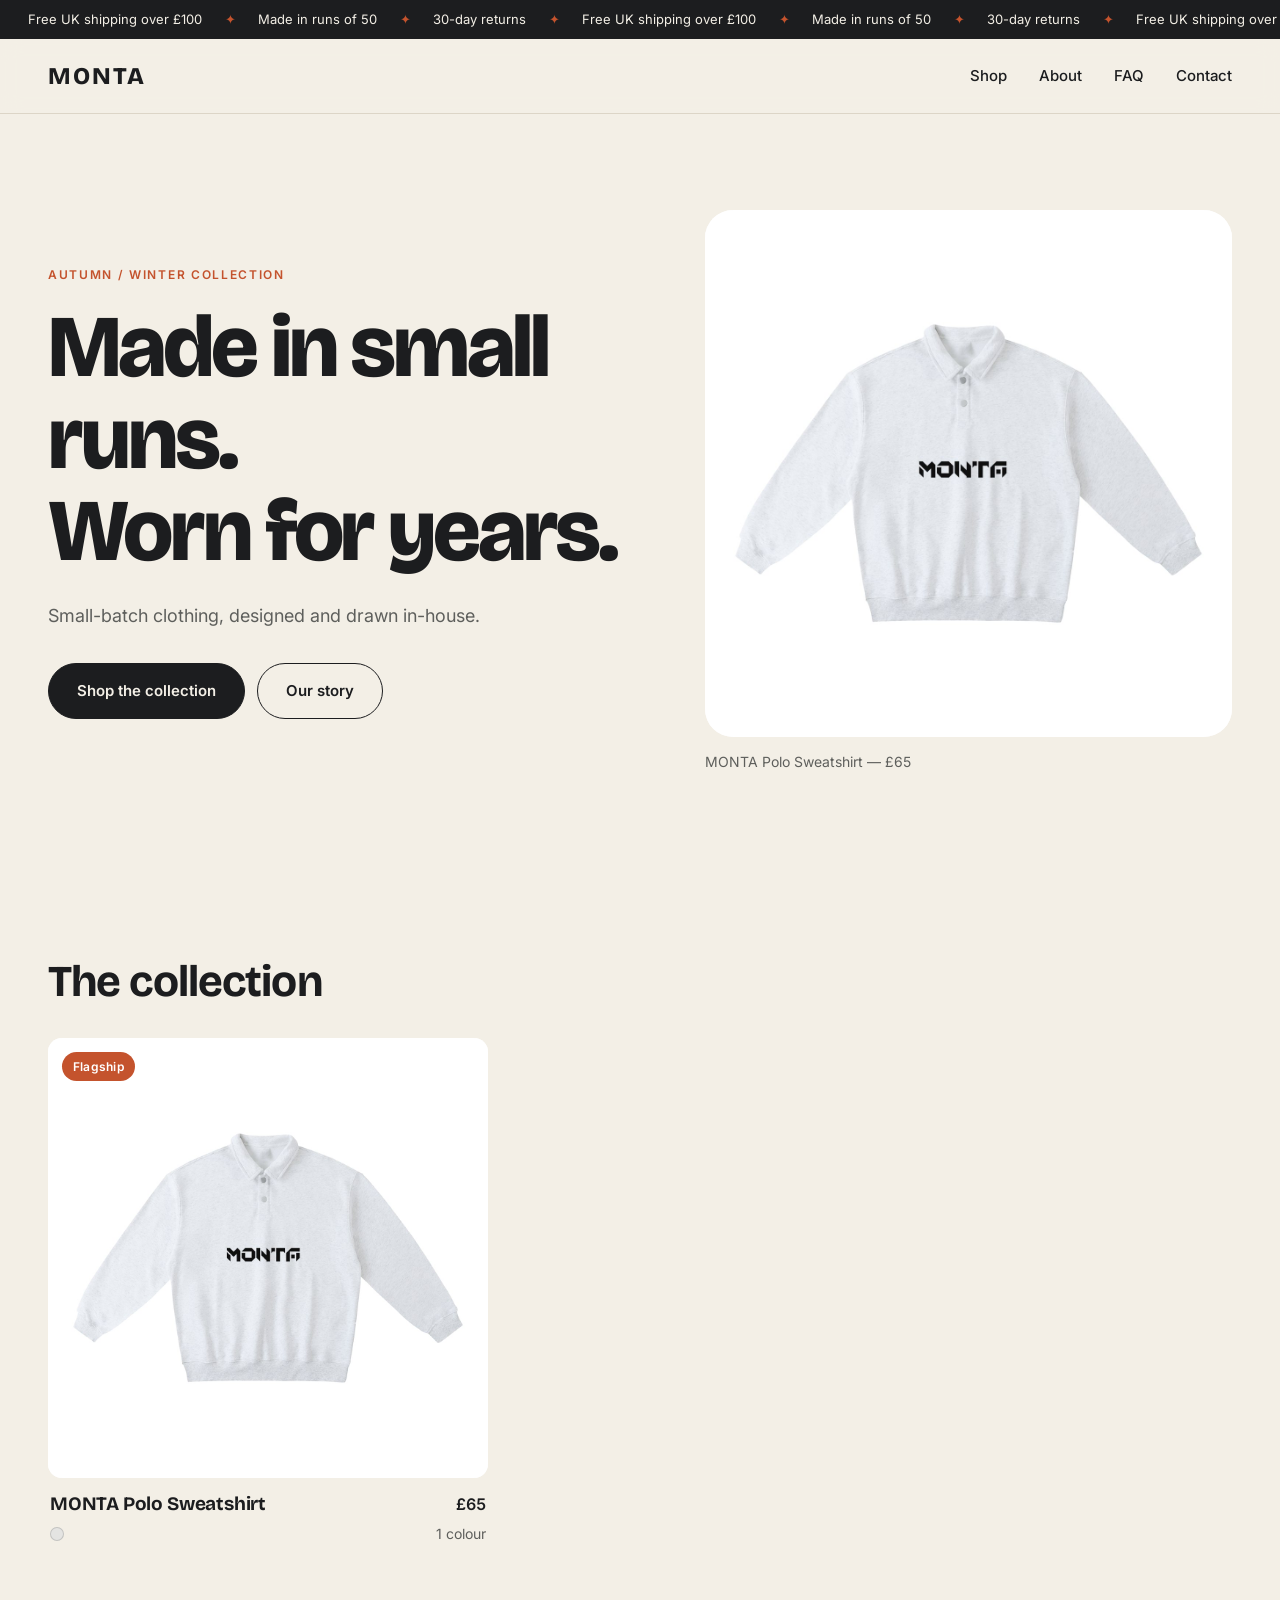
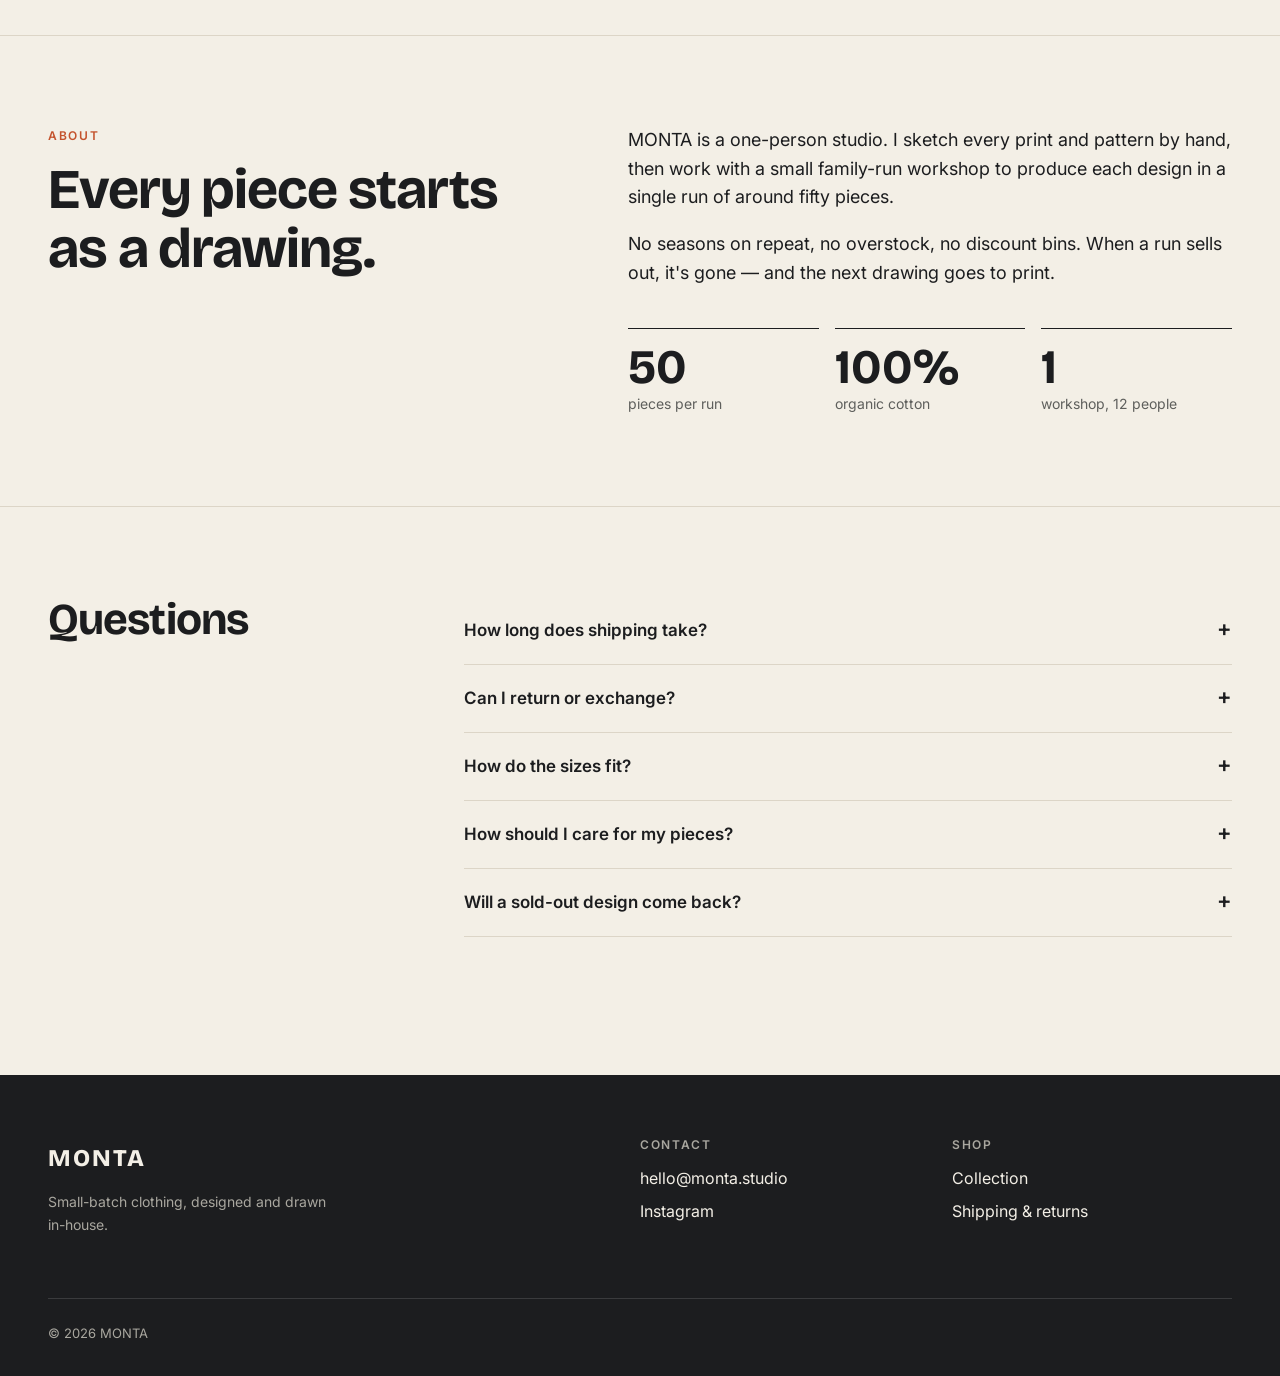
<file: index.html>
<!doctype html>
<html lang="en">
<head>
  <meta charset="utf-8">
  <meta name="viewport" content="width=device-width, initial-scale=1">
  <title>MONTA — Small-batch clothing</title>
  <meta name="description" content="Small-batch clothing, designed and drawn in-house.">
  <meta property="og:title" content="MONTA — Small-batch clothing">
  <meta property="og:description" content="Small-batch clothing, designed and drawn in-house.">
  <meta property="og:type" content="website">
  <link rel="icon" href="images/favicon.svg" type="image/svg+xml">
  <link rel="preconnect" href="https://fonts.googleapis.com">
  <link rel="preconnect" href="https://fonts.gstatic.com" crossorigin>
  <link href="https://fonts.googleapis.com/css2?family=Bricolage+Grotesque:opsz,wght@12..96,500;12..96,700;12..96,800&family=Inter:wght@400;500;600&display=swap" rel="stylesheet">
  <link rel="stylesheet" href="css/style.css">
</head>
<body>
  <div class="banner" data-banner></div>

  <header class="site-header">
    <a class="logo" href="index.html" data-store-name>MONTA</a>
    <button class="nav-toggle" aria-expanded="false" aria-label="Menu"><span></span><span></span></button>
    <nav class="site-nav">
      <a href="#shop">Shop</a>
      <a href="#about">About</a>
      <a href="#faq">FAQ</a>
      <a href="#contact">Contact</a>
    </nav>
  </header>

  <main>
    <section class="hero">
      <div class="hero-copy">
        <p class="eyebrow">Autumn / Winter collection</p>
        <h1>Made in small runs.<br>Worn for years.</h1>
        <p class="lede" data-store-tagline></p>
        <div class="hero-actions">
          <a class="btn" href="#shop">Shop the collection</a>
          <a class="btn btn-ghost" href="#about">Our story</a>
        </div>
      </div>
      <a class="hero-visual">
        <div class="hero-frame" data-hero-visual></div>
        <span class="hero-caption" data-hero-caption></span>
      </a>
    </section>

    <section id="shop" class="section">
      <div class="section-head">
        <h2>The collection</h2>
        <div class="filters" data-filters></div>
      </div>
      <div class="grid" data-grid></div>
    </section>

    <section id="about" class="section about">
      <div>
        <p class="eyebrow">About</p>
        <h2>Every piece starts as a drawing.</h2>
      </div>
      <div class="about-copy">
        <p>MONTA is a one-person studio. I sketch every print and pattern by hand, then work with a small family-run workshop to produce each design in a single run of around fifty pieces.</p>
        <p>No seasons on repeat, no overstock, no discount bins. When a run sells out, it's gone — and the next drawing goes to print.</p>
        <ul class="stats">
          <li><strong>50</strong><span>pieces per run</span></li>
          <li><strong>100%</strong><span>organic cotton</span></li>
          <li><strong>1</strong><span>workshop, 12 people</span></li>
        </ul>
      </div>
    </section>

    <section id="faq" class="section faq">
      <h2>Questions</h2>
      <div class="faq-list">
        <details>
          <summary>How long does shipping take?</summary>
          <p>Orders are packed within 2 working days. UK delivery takes 2–4 days; international 5–10 days. You'll get a tracking link by email.</p>
        </details>
        <details>
          <summary>Can I return or exchange?</summary>
          <p>Yes — within 30 days of delivery, unworn and with tags. Email us with your order number and we'll send a returns label.</p>
        </details>
        <details>
          <summary>How do the sizes fit?</summary>
          <p>Tops are cut boxy and relaxed. If you prefer a closer fit, size down. Every product page has a size guide with garment measurements.</p>
        </details>
        <details>
          <summary>How should I care for my pieces?</summary>
          <p>Wash cold, inside out, and dry flat. Skip the tumble dryer and your prints will last for years.</p>
        </details>
        <details>
          <summary>Will a sold-out design come back?</summary>
          <p>Rarely. Each run is a one-off, but now and then a favourite gets a second run — follow us on Instagram to hear first.</p>
        </details>
      </div>
    </section>
  </main>

  <footer id="contact" class="site-footer">
    <div>
      <a class="logo" href="index.html" data-store-name>MONTA</a>
      <p class="meta" data-store-tagline></p>
    </div>
    <div>
      <h3>Contact</h3>
      <a data-store-email href="#"></a>
      <a data-store-instagram href="#" target="_blank" rel="noopener">Instagram</a>
    </div>
    <div>
      <h3>Shop</h3>
      <a href="#shop">Collection</a>
      <a href="#faq">Shipping &amp; returns</a>
    </div>
    <p class="copyright">© <span data-year></span> <span data-store-name>MONTA</span></p>
  </footer>

  <script src="js/products.js"></script>
  <script src="js/app.js"></script>
</body>
</html>
</file>
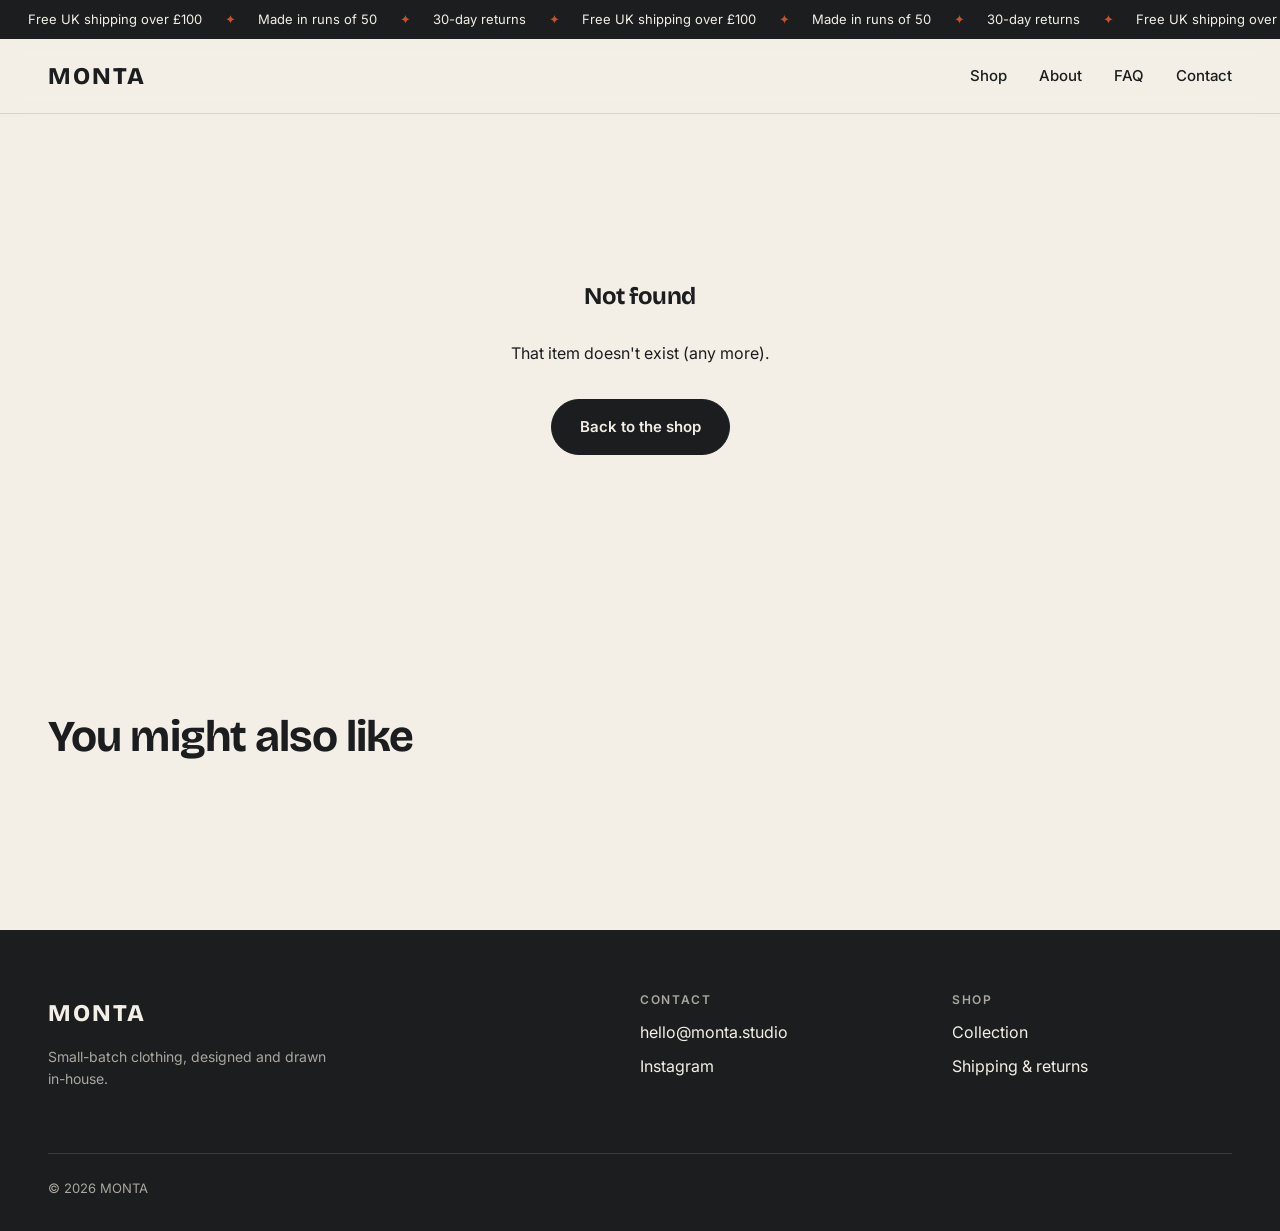
<file: product.html>
<!doctype html>
<html lang="en">
<head>
  <meta charset="utf-8">
  <meta name="viewport" content="width=device-width, initial-scale=1">
  <title>MONTA</title>
  <link rel="icon" href="images/favicon.svg" type="image/svg+xml">
  <link rel="preconnect" href="https://fonts.googleapis.com">
  <link rel="preconnect" href="https://fonts.gstatic.com" crossorigin>
  <link href="https://fonts.googleapis.com/css2?family=Bricolage+Grotesque:opsz,wght@12..96,500;12..96,700;12..96,800&family=Inter:wght@400;500;600&display=swap" rel="stylesheet">
  <link rel="stylesheet" href="css/style.css">
</head>
<body>
  <div class="banner" data-banner></div>

  <header class="site-header">
    <a class="logo" href="index.html" data-store-name>MONTA</a>
    <button class="nav-toggle" aria-expanded="false" aria-label="Menu"><span></span><span></span></button>
    <nav class="site-nav">
      <a href="index.html#shop">Shop</a>
      <a href="index.html#about">About</a>
      <a href="index.html#faq">FAQ</a>
      <a href="#contact">Contact</a>
    </nav>
  </header>

  <main>
    <section class="section" data-product></section>

    <section class="section">
      <div class="section-head"><h2>You might also like</h2></div>
      <div class="grid" data-more></div>
    </section>
  </main>

  <footer id="contact" class="site-footer">
    <div>
      <a class="logo" href="index.html" data-store-name>MONTA</a>
      <p class="meta" data-store-tagline></p>
    </div>
    <div>
      <h3>Contact</h3>
      <a data-store-email href="#"></a>
      <a data-store-instagram href="#" target="_blank" rel="noopener">Instagram</a>
    </div>
    <div>
      <h3>Shop</h3>
      <a href="index.html#shop">Collection</a>
      <a href="index.html#faq">Shipping &amp; returns</a>
    </div>
    <p class="copyright">© <span data-year></span> <span data-store-name>MONTA</span></p>
  </footer>

  <script src="js/products.js"></script>
  <script src="js/app.js"></script>
</body>
</html>
</file>
<file: css/style.css>
:root {
  --bg: #F3EFE6;
  --surface: #FBF9F4;
  --ink: #1C1D1F;
  --ink-soft: #5E5F5C;
  --line: #DCD5C7;
  --accent: #C4532D;
  --radius: 14px;
  --gutter: clamp(16px, 4vw, 48px);
  --max: 1280px;
  --display: "Bricolage Grotesque", system-ui, sans-serif;
  --body: "Inter", system-ui, sans-serif;
}

*, *::before, *::after { box-sizing: border-box; }
[hidden] { display: none !important; }
html { scroll-behavior: smooth; scroll-padding-top: 80px; }
body {
  margin: 0;
  background: var(--bg);
  color: var(--ink);
  font: 400 16px/1.6 var(--body);
  -webkit-font-smoothing: antialiased;
}
img { max-width: 100%; display: block; }
a { color: inherit; }
h1, h2, h3 { font-family: var(--display); font-weight: 700; line-height: 1.05; letter-spacing: -0.02em; margin: 0; }
h2 { font-size: clamp(28px, 4vw, 44px); }
button { font: inherit; color: inherit; cursor: pointer; }
:focus-visible { outline: 2px solid var(--accent); outline-offset: 3px; }

.eyebrow { font-size: 12px; font-weight: 600; letter-spacing: 0.14em; text-transform: uppercase; color: var(--accent); margin: 0 0 16px; }
.meta { color: var(--ink-soft); font-size: 14px; }

/* ── Banner ── */
.banner { background: var(--ink); color: var(--bg); font-size: 13px; overflow: hidden; white-space: nowrap; }
.marquee-track { display: inline-flex; padding: 9px 0; animation: marquee 40s linear infinite; }
.marquee-track span { padding: 0 28px; position: relative; }
.marquee-track span::after { content: "✦"; position: absolute; right: -6px; color: var(--accent); }
@keyframes marquee { to { transform: translateX(-50%); } }
@media (prefers-reduced-motion: reduce) { .marquee-track { animation: none; } }

/* ── Header ── */
.site-header {
  position: sticky; top: 0; z-index: 10;
  display: flex; align-items: center; justify-content: space-between;
  padding: 18px var(--gutter);
  background: color-mix(in srgb, var(--bg) 88%, transparent);
  backdrop-filter: blur(10px);
  border-bottom: 1px solid var(--line);
}
.logo { font-family: var(--display); font-weight: 800; font-size: 24px; letter-spacing: 0.08em; text-decoration: none; }
.site-nav { display: flex; gap: 32px; }
.site-nav a { text-decoration: none; font-weight: 500; font-size: 15px; }
.site-nav a:hover { color: var(--accent); }
.nav-toggle { display: none; background: none; border: 0; width: 40px; height: 40px; padding: 10px; }
.nav-toggle span { display: block; height: 2px; background: var(--ink); margin: 6px 0; transition: transform .2s; }
.nav-toggle[aria-expanded="true"] span:first-child { transform: translateY(4px) rotate(45deg); }
.nav-toggle[aria-expanded="true"] span:last-child { transform: translateY(-4px) rotate(-45deg); }

@media (max-width: 720px) {
  .nav-toggle { display: block; }
  .site-nav {
    position: absolute; top: 100%; left: 0; right: 0;
    flex-direction: column; gap: 0;
    background: var(--bg); border-bottom: 1px solid var(--line);
    display: none;
  }
  .site-nav.open { display: flex; }
  .site-nav a { padding: 16px var(--gutter); border-top: 1px solid var(--line); font-size: 18px; }
}

/* ── Buttons ── */
.btn {
  display: inline-flex; align-items: center; justify-content: center;
  padding: 15px 28px; border-radius: 999px;
  background: var(--ink); color: var(--bg); border: 1.5px solid var(--ink);
  font-weight: 600; font-size: 15px; text-decoration: none;
  transition: background .2s, color .2s, transform .1s;
}
.btn:hover { background: var(--accent); border-color: var(--accent); }
.btn:active { transform: scale(.98); }
.btn:disabled { background: var(--line); border-color: var(--line); color: var(--ink-soft); cursor: not-allowed; }
.btn-ghost { background: transparent; color: var(--ink); }
.btn-ghost:hover { background: var(--ink); color: var(--bg); border-color: var(--ink); }
.btn-block { width: 100%; margin-top: 8px; }
.link { background: none; border: 0; padding: 0; text-decoration: underline; text-underline-offset: 3px; font-size: 13px; color: var(--ink-soft); margin-left: 8px; }

/* ── Hero ── */
.hero {
  max-width: var(--max); margin: 0 auto;
  display: grid; grid-template-columns: 1.1fr 1fr; gap: clamp(32px, 6vw, 80px); align-items: center;
  padding: clamp(40px, 8vw, 96px) var(--gutter);
}
.hero h1 { font-size: clamp(44px, 7vw, 88px); font-weight: 800; letter-spacing: -0.035em; }
.lede { font-size: 18px; color: var(--ink-soft); max-width: 42ch; margin: 24px 0 32px; }
.hero-actions { display: flex; flex-wrap: wrap; gap: 12px; }
.hero-visual { display: block; text-decoration: none; }
.hero-frame {
  aspect-ratio: 4 / 5; border-radius: calc(var(--radius) * 2);
  background: color-mix(in srgb, var(--tint, #ccc) 22%, var(--surface));
  display: grid; place-items: center; padding: 12%;
  transition: transform .4s ease;
}
.hero-visual:hover .hero-frame { transform: rotate(-1.5deg) scale(1.01); }
.hero-frame img { width: 100%; height: 100%; object-fit: cover; border-radius: inherit; }
.hero-caption { display: block; margin-top: 14px; font-size: 14px; color: var(--ink-soft); }
@media (max-width: 820px) { .hero { grid-template-columns: 1fr; } }

/* ── Sections ── */
.section { max-width: var(--max); margin: 0 auto; padding: clamp(48px, 7vw, 96px) var(--gutter); }
.section-head { display: flex; flex-wrap: wrap; align-items: end; justify-content: space-between; gap: 16px; margin-bottom: 32px; }
.filters { display: flex; flex-wrap: wrap; gap: 8px; }
.chip { padding: 8px 18px; border-radius: 999px; border: 1.5px solid var(--line); background: transparent; font-size: 14px; font-weight: 500; }
.chip:hover { border-color: var(--ink); }
.chip.active { background: var(--ink); color: var(--bg); border-color: var(--ink); }

/* ── Product grid ── */
.grid { display: grid; grid-template-columns: repeat(auto-fill, minmax(min(100%, 280px), 1fr)); gap: clamp(16px, 2.5vw, 28px); }
.card { text-decoration: none; display: block; }
.card[hidden] { display: none; }
.card-media {
  position: relative; aspect-ratio: 4 / 5; border-radius: var(--radius); overflow: hidden;
  background: color-mix(in srgb, var(--tint, #ccc) 20%, var(--surface));
  display: grid; place-items: center; padding: 14%;
}
.card-media img { position: absolute; inset: 0; width: 100%; height: 100%; object-fit: cover; transition: transform .5s ease; }
.card-media .garment { transition: transform .5s ease; }
.card:hover .card-media .garment, .card:hover .card-media img { transform: scale(1.05); }
.card.is-soldout .card-media > :not(.badge) { opacity: .45; }
.card-body { padding: 14px 2px 0; display: grid; gap: 6px; }
.card-row { display: flex; justify-content: space-between; align-items: center; gap: 12px; }
.card h3 { font-size: 19px; letter-spacing: -0.01em; }
.price { font-weight: 600; font-variant-numeric: tabular-nums; }
.swatches { display: flex; gap: 6px; }
.dot { width: 14px; height: 14px; border-radius: 50%; box-shadow: inset 0 0 0 1px rgba(0,0,0,.15); }
.badge {
  position: absolute; top: 14px; left: 14px; z-index: 1;
  background: var(--accent); color: #fff; font-size: 12px; font-weight: 600;
  padding: 5px 11px; border-radius: 999px; letter-spacing: .02em;
}
.badge.muted { background: var(--ink); }
.badge.inline { position: static; display: inline-block; margin-bottom: 14px; }

/* ── Garment placeholder drawings ── */
.garment { width: 100%; height: 100%; overflow: visible; }
.garment path { fill: var(--fill); stroke: rgba(0,0,0,.22); stroke-width: 2.5; stroke-linejoin: round; }
.garment .trim { fill: color-mix(in srgb, var(--fill) 86%, #000); }
.garment .line { fill: none; stroke: rgba(0,0,0,.35); stroke-width: 3; stroke-linecap: round; }
.garment .thick { stroke-width: 12; stroke: color-mix(in srgb, var(--fill) 70%, #000); }

/* ── About ── */
.about { display: grid; grid-template-columns: 1fr 1.2fr; gap: clamp(32px, 6vw, 96px); border-top: 1px solid var(--line); }
.about h2 { font-size: clamp(32px, 5vw, 56px); }
.about-copy p { font-size: 18px; margin: 0 0 18px; max-width: 56ch; }
.stats { list-style: none; padding: 0; margin: 40px 0 0; display: grid; grid-template-columns: repeat(3, 1fr); gap: 16px; }
.stats li { border-top: 1.5px solid var(--ink); padding-top: 14px; }
.stats strong { display: block; font-family: var(--display); font-size: clamp(32px, 4vw, 48px); line-height: 1; }
.stats span { font-size: 14px; color: var(--ink-soft); }
@media (max-width: 820px) { .about { grid-template-columns: 1fr; } }

/* ── FAQ ── */
.faq { display: grid; grid-template-columns: 1fr 2fr; gap: 32px; border-top: 1px solid var(--line); }
.faq-list details, .pdp-details { border-bottom: 1px solid var(--line); }
.faq-list summary, .pdp-details summary {
  list-style: none; cursor: pointer; padding: 20px 0;
  display: flex; justify-content: space-between; gap: 16px;
  font-weight: 600; font-size: 17px;
}
.faq-list summary::-webkit-details-marker, .pdp-details summary::-webkit-details-marker { display: none; }
.faq-list summary::after, .pdp-details summary::after { content: "+"; font-size: 22px; line-height: 1; transition: transform .2s; }
.faq-list details[open] summary::after, .pdp-details[open] summary::after { transform: rotate(45deg); }
.faq-list p { margin: 0 0 20px; color: var(--ink-soft); max-width: 60ch; }
@media (max-width: 820px) { .faq { grid-template-columns: 1fr; } }

/* ── Product page ── */
.crumbs { font-size: 14px; color: var(--ink-soft); margin-bottom: 24px; }
.crumbs a { text-decoration: none; }
.crumbs a:hover { color: var(--ink); }
.pdp { display: grid; grid-template-columns: 1.15fr 1fr; gap: clamp(32px, 5vw, 72px); align-items: start; }
.pdp-gallery { position: sticky; top: 90px; }
.pdp-main {
  aspect-ratio: 4 / 5; border-radius: calc(var(--radius) * 1.5); overflow: hidden;
  background: color-mix(in srgb, var(--tint, #ccc) 22%, var(--surface));
  display: grid; place-items: center; padding: 12%; position: relative;
  transition: background .3s;
}
.pdp-main img { position: absolute; inset: 0; width: 100%; height: 100%; object-fit: cover; }
.pdp-thumbs { display: flex; gap: 10px; margin-top: 12px; }
.pdp-thumbs button { width: 80px; aspect-ratio: 1 / 1; padding: 0; border: 2px solid var(--line); border-radius: 8px; overflow: hidden; background: #fff; }
.pdp-thumbs button.active { border-color: var(--ink); }
.pdp-thumbs img { width: 100%; height: 100%; object-fit: contain; }
.pdp-info h1 { font-size: clamp(36px, 5vw, 56px); }
.pdp-price { font-size: 22px; font-weight: 600; margin: 10px 0 18px; }
.pdp-desc { color: var(--ink-soft); font-size: 17px; margin: 0 0 28px; }
.opt { border: 0; padding: 0; margin: 0 0 24px; }
.opt legend { font-weight: 600; font-size: 14px; margin-bottom: 12px; padding: 0; }
.opt-row { display: flex; flex-wrap: wrap; gap: 10px; }
.swatch { width: 38px; height: 38px; border-radius: 50%; border: 0; box-shadow: inset 0 0 0 1px rgba(0,0,0,.15); outline-offset: 3px; }
.swatch.active { outline: 2px solid var(--ink); }
.size {
  min-width: 56px; padding: 11px 14px; border-radius: 10px;
  border: 1.5px solid var(--line); background: var(--surface); font-weight: 500;
}
.size:hover { border-color: var(--ink); }
.size.active { background: var(--ink); color: var(--bg); border-color: var(--ink); }
.hint { font-size: 13px; color: var(--ink-soft); text-align: center; margin: 12px 0 28px; }
.pdp-details ul { margin: 0 0 20px; padding-left: 20px; color: var(--ink-soft); }
.pdp-details p { margin: 0 0 20px; color: var(--ink-soft); }
.empty { text-align: center; padding: 80px 0; display: grid; gap: 16px; justify-items: center; }
@media (max-width: 820px) {
  .pdp { grid-template-columns: 1fr; }
  .pdp-gallery { position: static; }
}

/* ── Size guide dialog ── */
.guide { border: 0; border-radius: var(--radius); padding: 32px; max-width: min(520px, calc(100vw - 32px)); width: 100%; background: var(--surface); color: var(--ink); }
.guide::backdrop { background: rgba(28,29,31,.5); }
.guide h2 { font-size: 28px; margin-bottom: 6px; }
.guide .close { position: absolute; top: 12px; right: 16px; background: none; border: 0; font-size: 28px; line-height: 1; }
.guide table { width: 100%; border-collapse: collapse; margin-top: 20px; font-variant-numeric: tabular-nums; }
.guide th, .guide td { text-align: left; padding: 10px 8px; border-bottom: 1px solid var(--line); }
.guide th { font-size: 13px; color: var(--ink-soft); font-weight: 600; }

/* ── Footer ── */
.site-footer {
  background: var(--ink); color: var(--bg);
  display: grid; grid-template-columns: 2fr 1fr 1fr; gap: 32px;
  padding: 64px var(--gutter) 32px; margin-top: 48px;
}
.site-footer .meta { color: #A9A79F; max-width: 32ch; }
.site-footer h3 { font-family: var(--body); font-size: 12px; letter-spacing: .14em; text-transform: uppercase; color: #A9A79F; margin-bottom: 14px; font-weight: 600; }
.site-footer div > a:not(.logo) { display: block; text-decoration: none; margin-bottom: 8px; }
.site-footer div > a:not(.logo):hover { color: var(--accent); }
.copyright { grid-column: 1 / -1; border-top: 1px solid #3A3B3D; padding-top: 24px; margin: 16px 0 0; font-size: 13px; color: #A9A79F; }
@media (max-width: 720px) { .site-footer { grid-template-columns: 1fr 1fr; } .site-footer > div:first-child { grid-column: 1 / -1; } }

/* ── Real product photos (white-background packshots) ──
   Kept last so it wins over the card / hero / product-page defaults. */
.has-photo { background: #fff; padding: 0; aspect-ratio: 1 / 1; }
.has-photo img { position: absolute; inset: 0; width: 100%; height: 100%; object-fit: contain; border-radius: 0; }
.hero-frame.has-photo { position: relative; overflow: hidden; }
.card-media .alt { opacity: 0; transition: opacity .35s ease, transform .5s ease; }
.card:hover .card-media .alt { opacity: 1; }
.grid:has(> .card:only-child) { grid-template-columns: minmax(0, 440px); }
</file>
